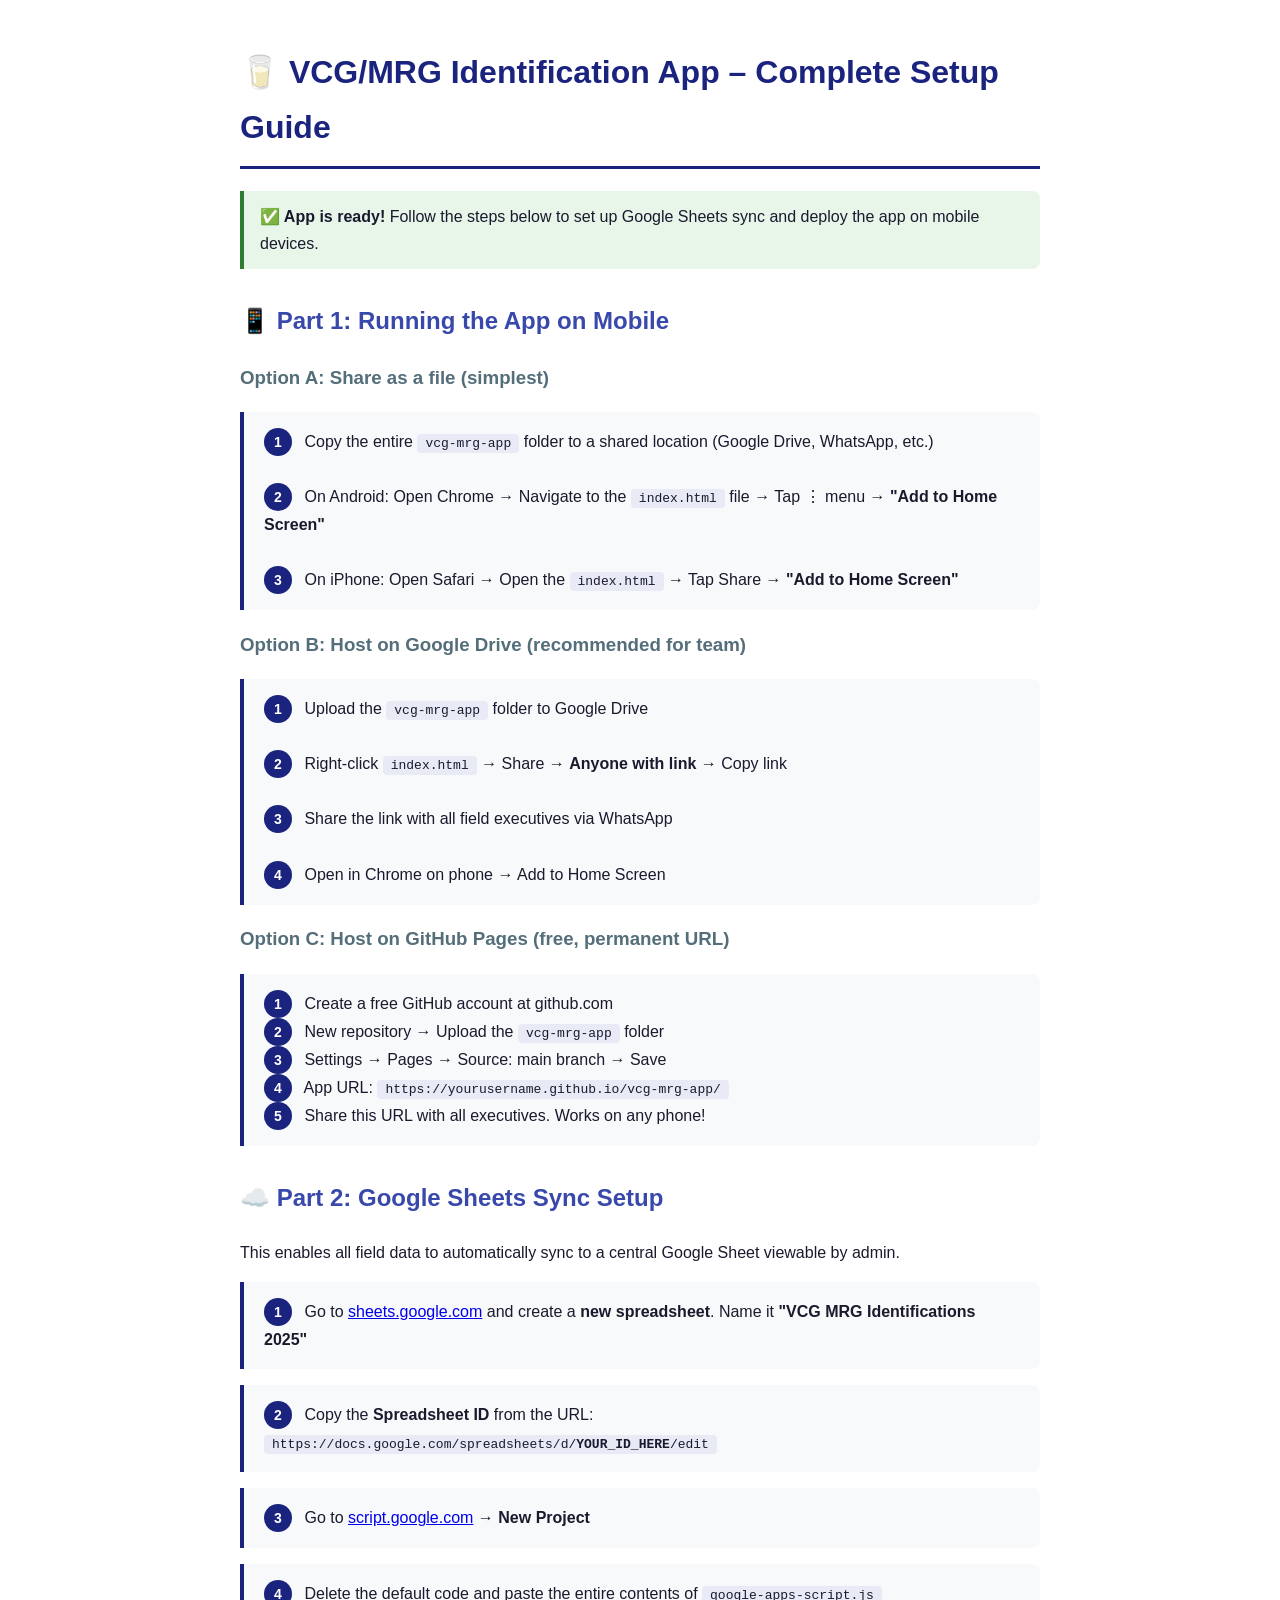
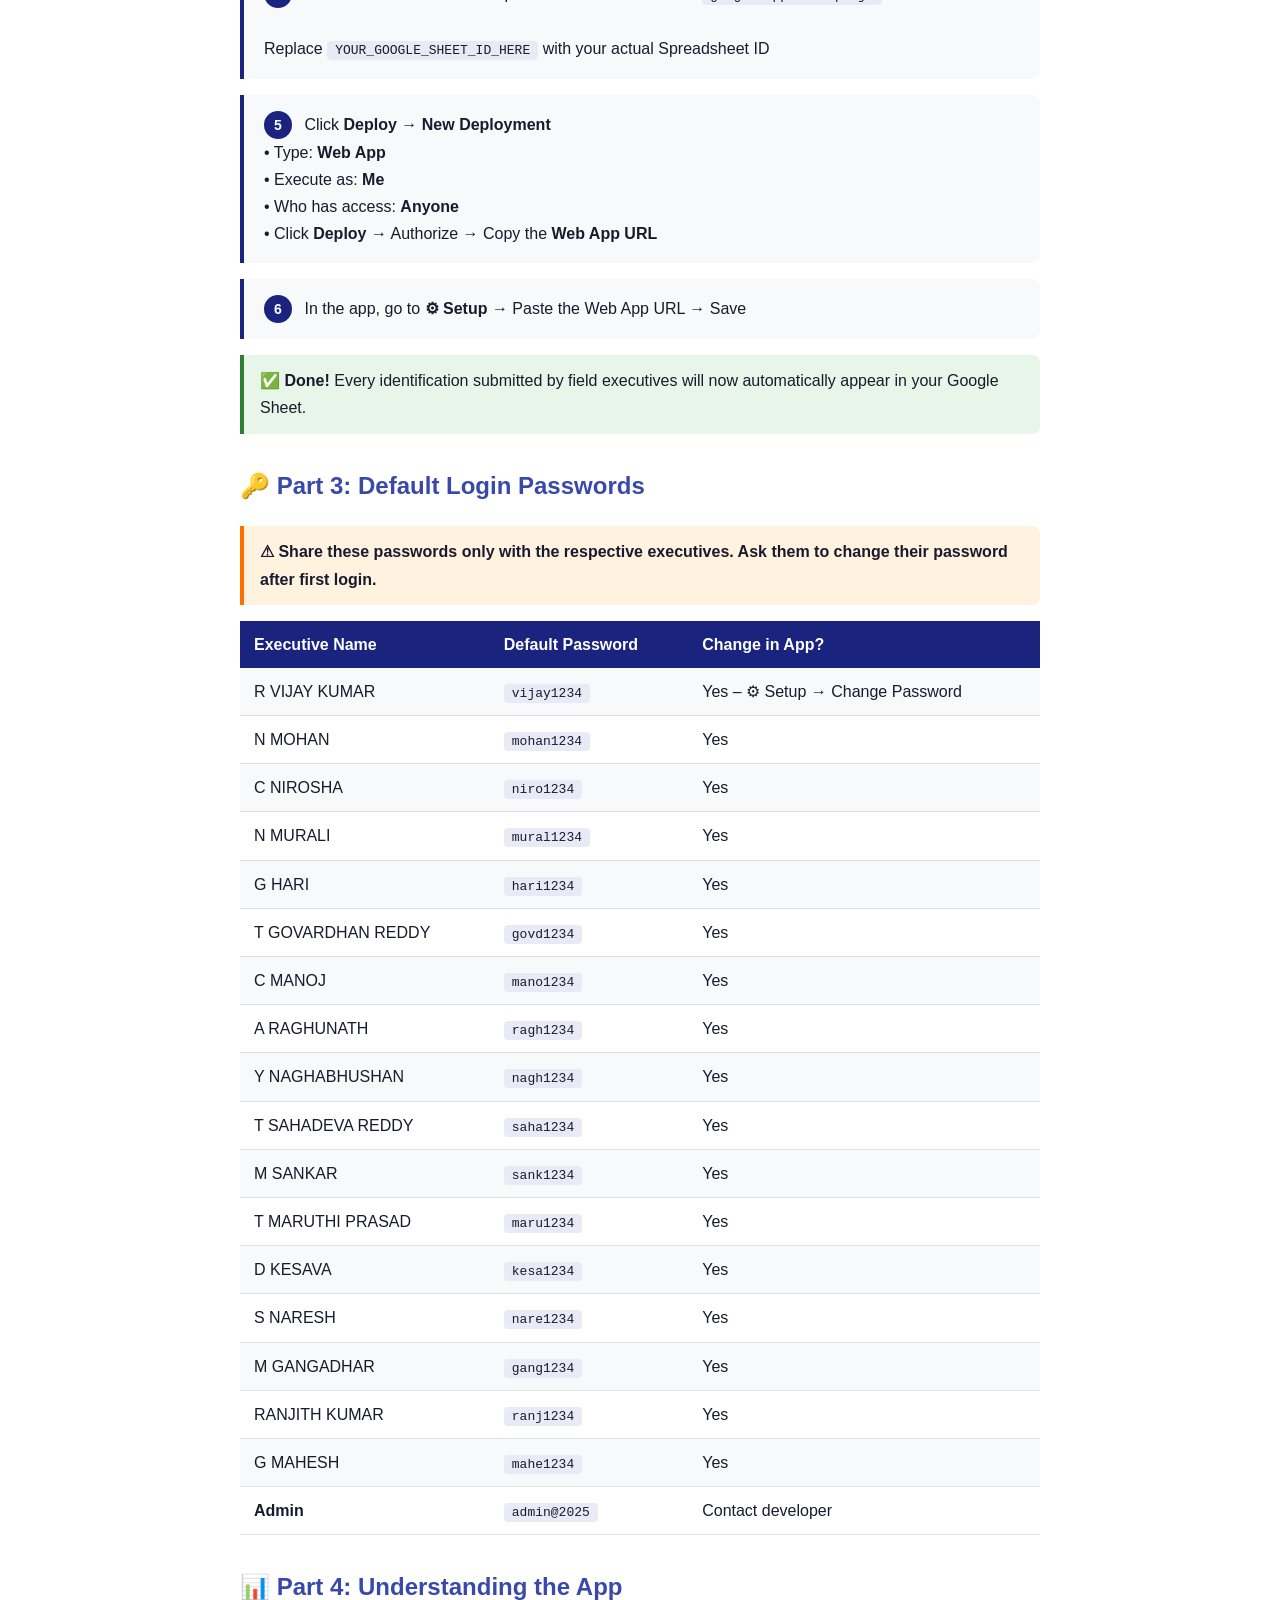
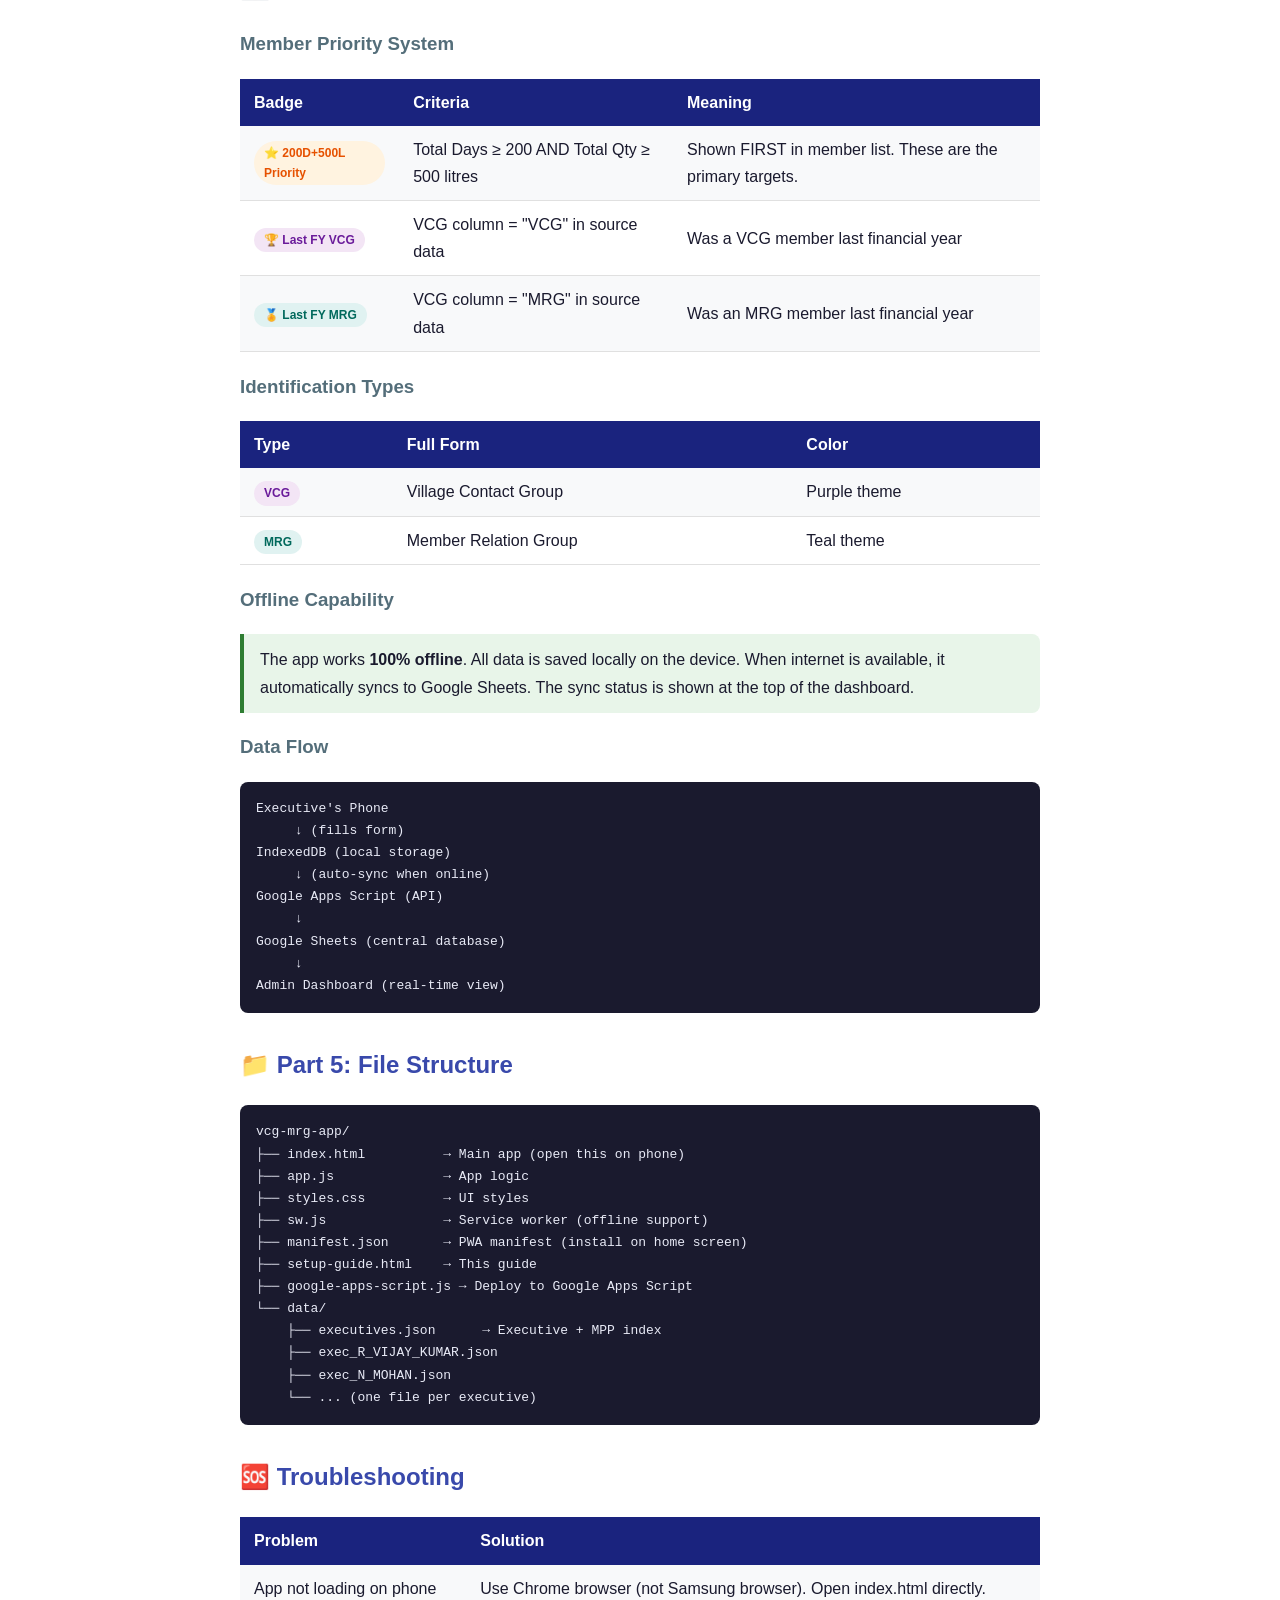
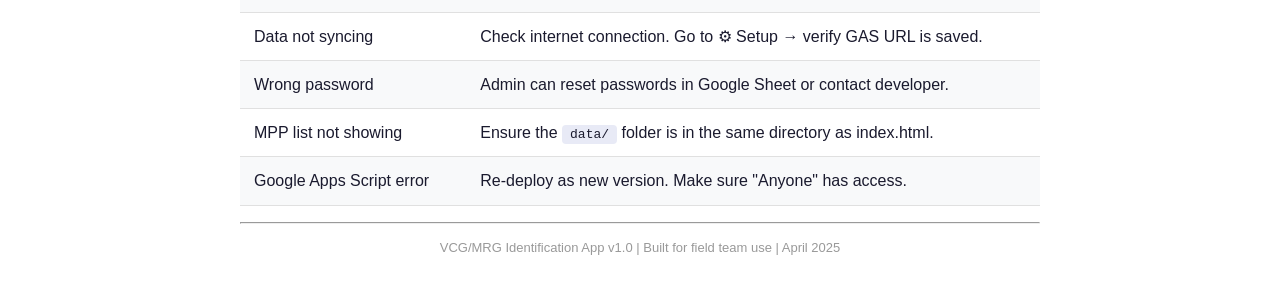
<file: setup-guide.html>
<!DOCTYPE html>
<html lang="en">
<head>
<meta charset="UTF-8">
<meta name="viewport" content="width=device-width, initial-scale=1.0">
<title>VCG/MRG App – Setup Guide</title>
<style>
  body { font-family: 'Segoe UI', sans-serif; max-width: 800px; margin: 0 auto; padding: 24px; color: #1a1a2e; line-height: 1.7; }
  h1 { color: #1a237e; border-bottom: 3px solid #1a237e; padding-bottom: 12px; }
  h2 { color: #3949ab; margin-top: 32px; }
  h3 { color: #546e7a; }
  .step { background: #f8f9fa; border-left: 4px solid #1a237e; padding: 16px 20px; margin: 16px 0; border-radius: 0 8px 8px 0; }
  .step-num { display: inline-block; background: #1a237e; color: white; width: 28px; height: 28px; border-radius: 50%; text-align: center; line-height: 28px; font-weight: 700; margin-right: 8px; font-size: 14px; }
  code { background: #e8eaf6; padding: 2px 8px; border-radius: 4px; font-family: monospace; font-size: 13px; }
  pre { background: #1a1a2e; color: #e8eaf6; padding: 16px; border-radius: 8px; overflow-x: auto; font-size: 13px; }
  .warning { background: #fff3e0; border-left: 4px solid #ff6f00; padding: 12px 16px; border-radius: 0 8px 8px 0; margin: 12px 0; }
  .success { background: #e8f5e9; border-left: 4px solid #2e7d32; padding: 12px 16px; border-radius: 0 8px 8px 0; margin: 12px 0; }
  table { width: 100%; border-collapse: collapse; margin: 16px 0; }
  th { background: #1a237e; color: white; padding: 10px 14px; text-align: left; }
  td { padding: 10px 14px; border-bottom: 1px solid #e0e0e0; }
  tr:nth-child(even) { background: #f8f9fa; }
  .badge { display: inline-block; padding: 2px 10px; border-radius: 99px; font-size: 12px; font-weight: 600; }
  .badge.vcg { background: #f3e5f5; color: #6a1b9a; }
  .badge.mrg { background: #e0f2f1; color: #00695c; }
  .badge.priority { background: #fff3e0; color: #e65100; }
</style>
</head>
<body>

<h1>🥛 VCG/MRG Identification App – Complete Setup Guide</h1>

<div class="success">
  <strong>✅ App is ready!</strong> Follow the steps below to set up Google Sheets sync and deploy the app on mobile devices.
</div>

<h2>📱 Part 1: Running the App on Mobile</h2>

<h3>Option A: Share as a file (simplest)</h3>
<div class="step">
  <span class="step-num">1</span> Copy the entire <code>vcg-mrg-app</code> folder to a shared location (Google Drive, WhatsApp, etc.)<br><br>
  <span class="step-num">2</span> On Android: Open Chrome → Navigate to the <code>index.html</code> file → Tap ⋮ menu → <strong>"Add to Home Screen"</strong><br><br>
  <span class="step-num">3</span> On iPhone: Open Safari → Open the <code>index.html</code> → Tap Share → <strong>"Add to Home Screen"</strong>
</div>

<h3>Option B: Host on Google Drive (recommended for team)</h3>
<div class="step">
  <span class="step-num">1</span> Upload the <code>vcg-mrg-app</code> folder to Google Drive<br><br>
  <span class="step-num">2</span> Right-click <code>index.html</code> → Share → <strong>Anyone with link</strong> → Copy link<br><br>
  <span class="step-num">3</span> Share the link with all field executives via WhatsApp<br><br>
  <span class="step-num">4</span> Open in Chrome on phone → Add to Home Screen
</div>

<h3>Option C: Host on GitHub Pages (free, permanent URL)</h3>
<div class="step">
  <span class="step-num">1</span> Create a free GitHub account at github.com<br>
  <span class="step-num">2</span> New repository → Upload the <code>vcg-mrg-app</code> folder<br>
  <span class="step-num">3</span> Settings → Pages → Source: main branch → Save<br>
  <span class="step-num">4</span> App URL: <code>https://yourusername.github.io/vcg-mrg-app/</code><br>
  <span class="step-num">5</span> Share this URL with all executives. Works on any phone!
</div>

<h2>☁️ Part 2: Google Sheets Sync Setup</h2>
<p>This enables all field data to automatically sync to a central Google Sheet viewable by admin.</p>

<div class="step">
  <span class="step-num">1</span> Go to <a href="https://sheets.google.com" target="_blank">sheets.google.com</a> and create a <strong>new spreadsheet</strong>. Name it <strong>"VCG MRG Identifications 2025"</strong>
</div>

<div class="step">
  <span class="step-num">2</span> Copy the <strong>Spreadsheet ID</strong> from the URL:<br>
  <code>https://docs.google.com/spreadsheets/d/<strong>YOUR_ID_HERE</strong>/edit</code>
</div>

<div class="step">
  <span class="step-num">3</span> Go to <a href="https://script.google.com" target="_blank">script.google.com</a> → <strong>New Project</strong>
</div>

<div class="step">
  <span class="step-num">4</span> Delete the default code and paste the entire contents of <code>google-apps-script.js</code><br><br>
  Replace <code>YOUR_GOOGLE_SHEET_ID_HERE</code> with your actual Spreadsheet ID
</div>

<div class="step">
  <span class="step-num">5</span> Click <strong>Deploy → New Deployment</strong><br>
  &bull; Type: <strong>Web App</strong><br>
  &bull; Execute as: <strong>Me</strong><br>
  &bull; Who has access: <strong>Anyone</strong><br>
  &bull; Click <strong>Deploy</strong> → Authorize → Copy the <strong>Web App URL</strong>
</div>

<div class="step">
  <span class="step-num">6</span> In the app, go to <strong>⚙ Setup</strong> → Paste the Web App URL → Save
</div>

<div class="success">
  <strong>✅ Done!</strong> Every identification submitted by field executives will now automatically appear in your Google Sheet.
</div>

<h2>🔑 Part 3: Default Login Passwords</h2>
<div class="warning">
  <strong>⚠ Share these passwords only with the respective executives. Ask them to change their password after first login.</strong>
</div>

<table>
  <tr><th>Executive Name</th><th>Default Password</th><th>Change in App?</th></tr>
  <tr><td>R VIJAY KUMAR</td><td><code>vijay1234</code></td><td>Yes – ⚙ Setup → Change Password</td></tr>
  <tr><td>N MOHAN</td><td><code>mohan1234</code></td><td>Yes</td></tr>
  <tr><td>C NIROSHA</td><td><code>niro1234</code></td><td>Yes</td></tr>
  <tr><td>N MURALI</td><td><code>mural1234</code></td><td>Yes</td></tr>
  <tr><td>G HARI</td><td><code>hari1234</code></td><td>Yes</td></tr>
  <tr><td>T GOVARDHAN REDDY</td><td><code>govd1234</code></td><td>Yes</td></tr>
  <tr><td>C MANOJ</td><td><code>mano1234</code></td><td>Yes</td></tr>
  <tr><td>A RAGHUNATH</td><td><code>ragh1234</code></td><td>Yes</td></tr>
  <tr><td>Y NAGHABHUSHAN</td><td><code>nagh1234</code></td><td>Yes</td></tr>
  <tr><td>T SAHADEVA REDDY</td><td><code>saha1234</code></td><td>Yes</td></tr>
  <tr><td>M SANKAR</td><td><code>sank1234</code></td><td>Yes</td></tr>
  <tr><td>T MARUTHI PRASAD</td><td><code>maru1234</code></td><td>Yes</td></tr>
  <tr><td>D KESAVA</td><td><code>kesa1234</code></td><td>Yes</td></tr>
  <tr><td>S NARESH</td><td><code>nare1234</code></td><td>Yes</td></tr>
  <tr><td>M GANGADHAR</td><td><code>gang1234</code></td><td>Yes</td></tr>
  <tr><td>RANJITH KUMAR</td><td><code>ranj1234</code></td><td>Yes</td></tr>
  <tr><td>G MAHESH</td><td><code>mahe1234</code></td><td>Yes</td></tr>
  <tr><td><strong>Admin</strong></td><td><code>admin@2025</code></td><td>Contact developer</td></tr>
</table>

<h2>📊 Part 4: Understanding the App</h2>

<h3>Member Priority System</h3>
<table>
  <tr><th>Badge</th><th>Criteria</th><th>Meaning</th></tr>
  <tr>
    <td><span class="badge priority">⭐ 200D+500L Priority</span></td>
    <td>Total Days ≥ 200 AND Total Qty ≥ 500 litres</td>
    <td>Shown FIRST in member list. These are the primary targets.</td>
  </tr>
  <tr>
    <td><span class="badge vcg">🏆 Last FY VCG</span></td>
    <td>VCG column = "VCG" in source data</td>
    <td>Was a VCG member last financial year</td>
  </tr>
  <tr>
    <td><span class="badge mrg">🏅 Last FY MRG</span></td>
    <td>VCG column = "MRG" in source data</td>
    <td>Was an MRG member last financial year</td>
  </tr>
</table>

<h3>Identification Types</h3>
<table>
  <tr><th>Type</th><th>Full Form</th><th>Color</th></tr>
  <tr><td><span class="badge vcg">VCG</span></td><td>Village Contact Group</td><td>Purple theme</td></tr>
  <tr><td><span class="badge mrg">MRG</span></td><td>Member Relation Group</td><td>Teal theme</td></tr>
</table>

<h3>Offline Capability</h3>
<div class="success">
  The app works <strong>100% offline</strong>. All data is saved locally on the device. When internet is available, it automatically syncs to Google Sheets. The sync status is shown at the top of the dashboard.
</div>

<h3>Data Flow</h3>
<pre>
Executive's Phone
     ↓ (fills form)
IndexedDB (local storage)
     ↓ (auto-sync when online)
Google Apps Script (API)
     ↓
Google Sheets (central database)
     ↓
Admin Dashboard (real-time view)
</pre>

<h2>📁 Part 5: File Structure</h2>
<pre>
vcg-mrg-app/
├── index.html          → Main app (open this on phone)
├── app.js              → App logic
├── styles.css          → UI styles
├── sw.js               → Service worker (offline support)
├── manifest.json       → PWA manifest (install on home screen)
├── setup-guide.html    → This guide
├── google-apps-script.js → Deploy to Google Apps Script
└── data/
    ├── executives.json      → Executive + MPP index
    ├── exec_R_VIJAY_KUMAR.json
    ├── exec_N_MOHAN.json
    └── ... (one file per executive)
</pre>

<h2>🆘 Troubleshooting</h2>
<table>
  <tr><th>Problem</th><th>Solution</th></tr>
  <tr><td>App not loading on phone</td><td>Use Chrome browser (not Samsung browser). Open index.html directly.</td></tr>
  <tr><td>Data not syncing</td><td>Check internet connection. Go to ⚙ Setup → verify GAS URL is saved.</td></tr>
  <tr><td>Wrong password</td><td>Admin can reset passwords in Google Sheet or contact developer.</td></tr>
  <tr><td>MPP list not showing</td><td>Ensure the <code>data/</code> folder is in the same directory as index.html.</td></tr>
  <tr><td>Google Apps Script error</td><td>Re-deploy as new version. Make sure "Anyone" has access.</td></tr>
</table>

<hr>
<p style="text-align:center;color:#999;font-size:13px">VCG/MRG Identification App v1.0 | Built for field team use | April 2025</p>
</body>
</html>
</file>
